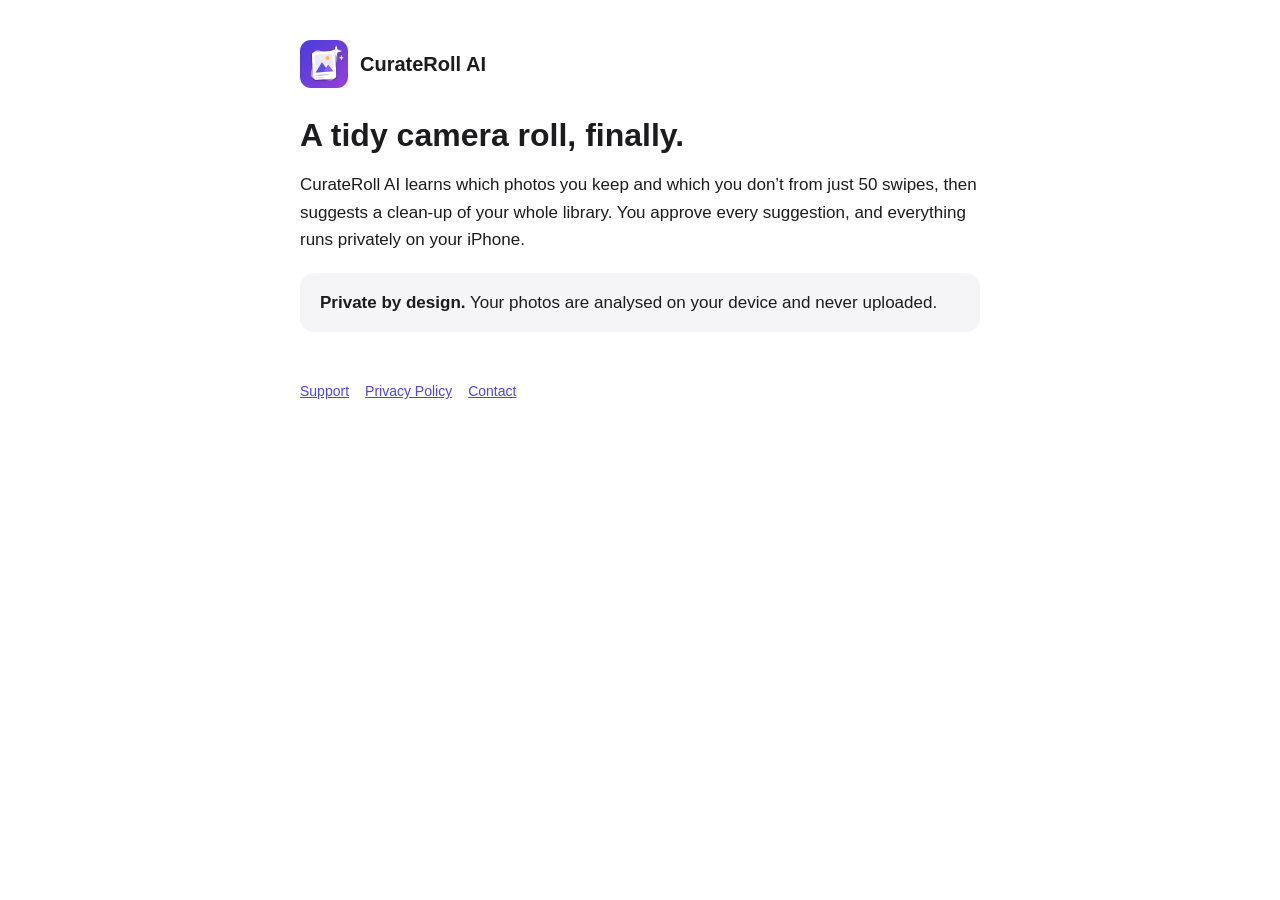
<file: index.html>
<!doctype html>
<html lang="en">
<head>
<meta charset="utf-8">
<meta name="viewport" content="width=device-width, initial-scale=1">
<title>CurateRoll AI</title>
<link rel="stylesheet" href="style.css">
</head>
<body>
<main>
<header><img src="icon.png" alt=""><a href="./">CurateRoll AI</a></header>
<h1>A tidy camera roll, finally.</h1>
<p>CurateRoll AI learns which photos you keep and which you don’t from just 50 swipes, then suggests a clean-up of your whole library. You approve every suggestion, and everything runs privately on your iPhone.</p>
<div class="card">
<strong>Private by design.</strong> Your photos are analysed on your device and never uploaded.
</div>
<footer><a href="support.html">Support</a><a href="privacy.html">Privacy Policy</a><a href="mailto:curaterollai@gmail.com">Contact</a></footer>
</main>
</body>
</html>
</file>
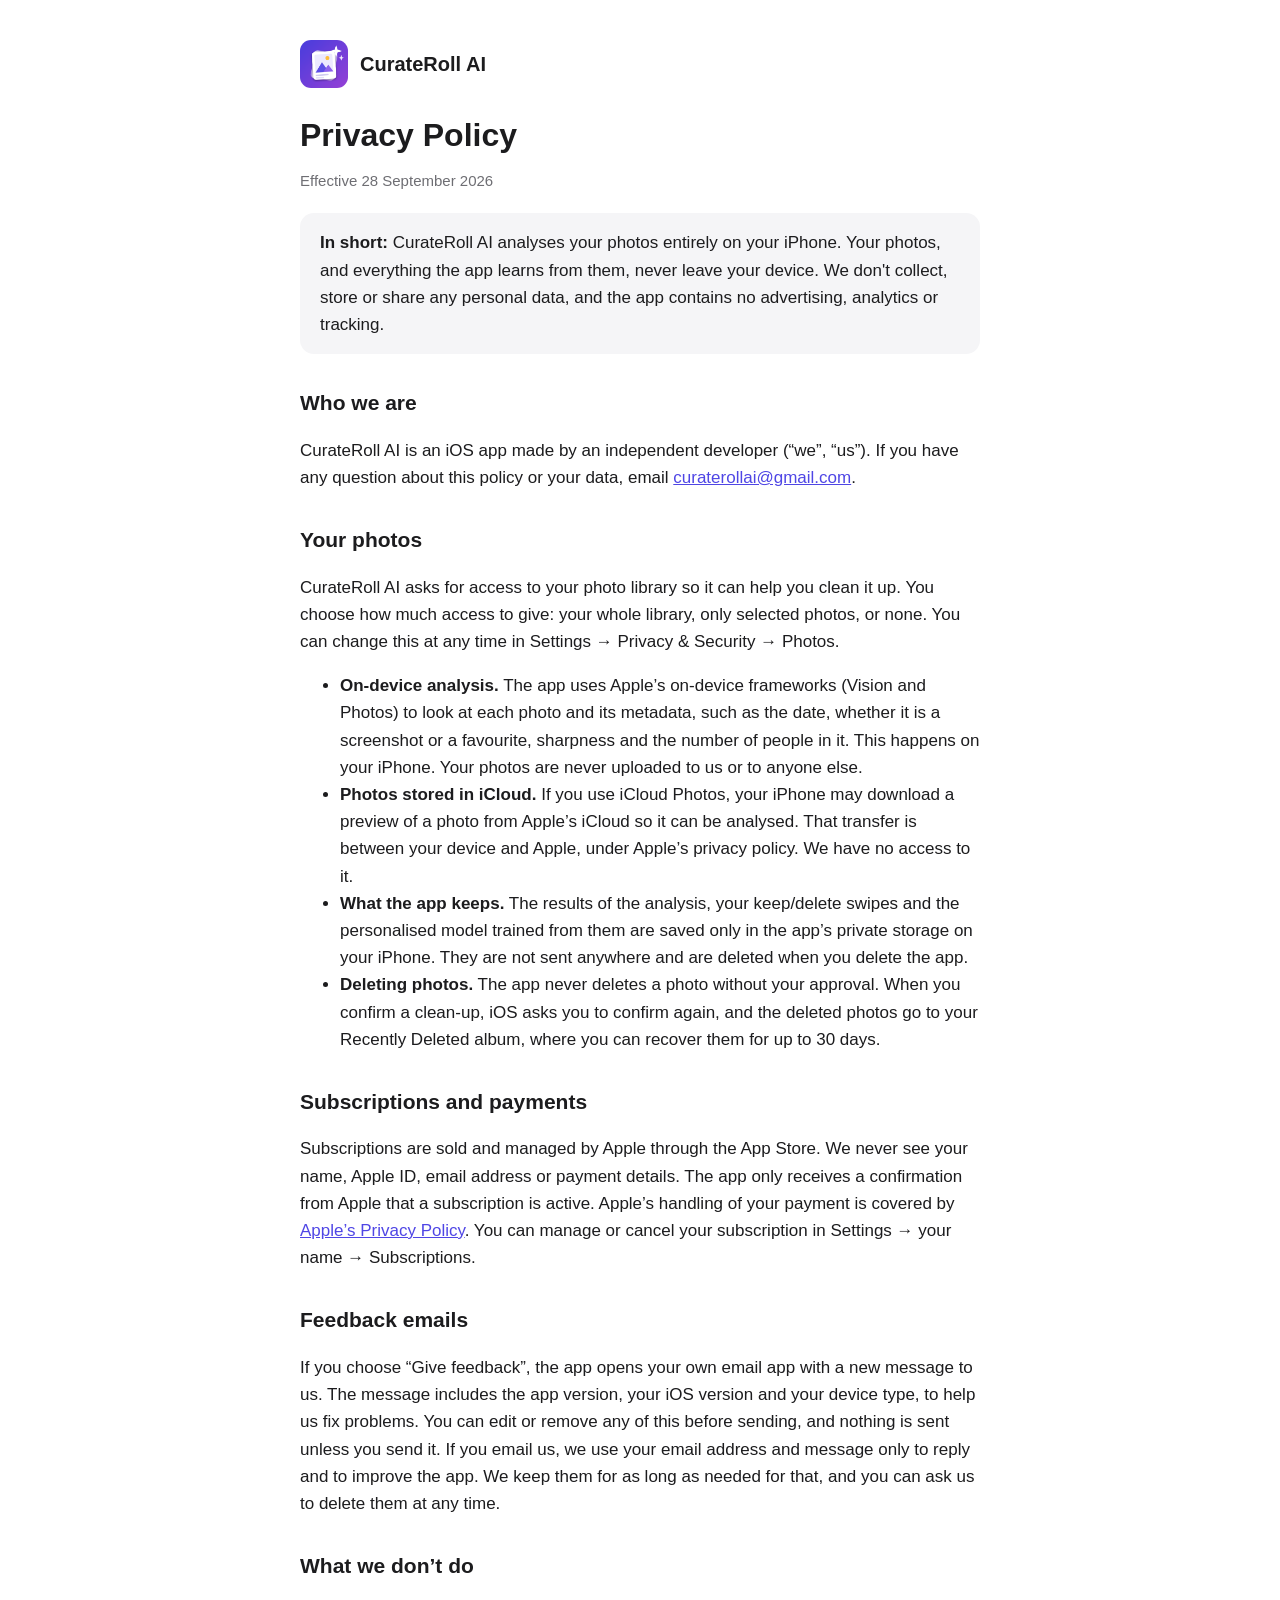
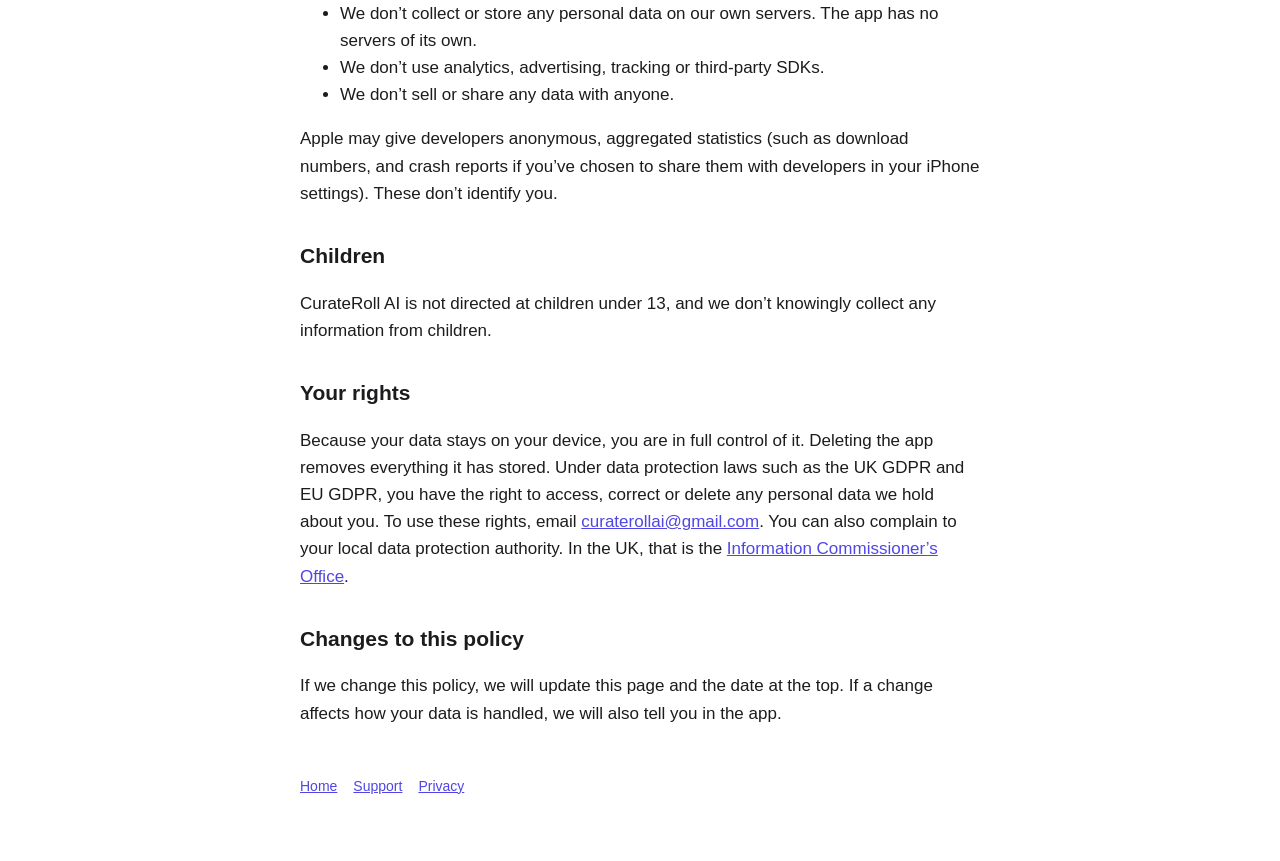
<file: privacy.html>
<!doctype html>
<html lang="en">
<head>
<meta charset="utf-8">
<meta name="viewport" content="width=device-width, initial-scale=1">
<title>Privacy Policy – CurateRoll AI</title>
<link rel="stylesheet" href="style.css">
</head>
<body>
<main>
<header><img src="icon.png" alt=""><a href="./">CurateRoll AI</a></header>

<h1>Privacy Policy</h1>
<p class="muted">Effective 28 September 2026</p>

<div class="card">
<strong>In short:</strong> CurateRoll AI analyses your photos entirely on your iPhone. Your photos, and everything the app learns from them, never leave your device. We don't collect, store or share any personal data, and the app contains no advertising, analytics or tracking.
</div>

<h2>Who we are</h2>
<p>CurateRoll AI is an iOS app made by an independent developer (“we”, “us”). If you have any question about this policy or your data, email <a href="mailto:curaterollai@gmail.com">curaterollai@gmail.com</a>.</p>

<h2>Your photos</h2>
<p>CurateRoll AI asks for access to your photo library so it can help you clean it up. You choose how much access to give: your whole library, only selected photos, or none. You can change this at any time in Settings → Privacy &amp; Security → Photos.</p>
<ul>
<li><strong>On-device analysis.</strong> The app uses Apple’s on-device frameworks (Vision and Photos) to look at each photo and its metadata, such as the date, whether it is a screenshot or a favourite, sharpness and the number of people in it. This happens on your iPhone. Your photos are never uploaded to us or to anyone else.</li>
<li><strong>Photos stored in iCloud.</strong> If you use iCloud Photos, your iPhone may download a preview of a photo from Apple’s iCloud so it can be analysed. That transfer is between your device and Apple, under Apple’s privacy policy. We have no access to it.</li>
<li><strong>What the app keeps.</strong> The results of the analysis, your keep/delete swipes and the personalised model trained from them are saved only in the app’s private storage on your iPhone. They are not sent anywhere and are deleted when you delete the app.</li>
<li><strong>Deleting photos.</strong> The app never deletes a photo without your approval. When you confirm a clean-up, iOS asks you to confirm again, and the deleted photos go to your Recently Deleted album, where you can recover them for up to 30 days.</li>
</ul>

<h2>Subscriptions and payments</h2>
<p>Subscriptions are sold and managed by Apple through the App Store. We never see your name, Apple ID, email address or payment details. The app only receives a confirmation from Apple that a subscription is active. Apple’s handling of your payment is covered by <a href="https://www.apple.com/legal/privacy/">Apple’s Privacy Policy</a>. You can manage or cancel your subscription in Settings → your name → Subscriptions.</p>

<h2>Feedback emails</h2>
<p>If you choose “Give feedback”, the app opens your own email app with a new message to us. The message includes the app version, your iOS version and your device type, to help us fix problems. You can edit or remove any of this before sending, and nothing is sent unless you send it. If you email us, we use your email address and message only to reply and to improve the app. We keep them for as long as needed for that, and you can ask us to delete them at any time.</p>

<h2>What we don’t do</h2>
<ul>
<li>We don’t collect or store any personal data on our own servers. The app has no servers of its own.</li>
<li>We don’t use analytics, advertising, tracking or third-party SDKs.</li>
<li>We don’t sell or share any data with anyone.</li>
</ul>
<p>Apple may give developers anonymous, aggregated statistics (such as download numbers, and crash reports if you’ve chosen to share them with developers in your iPhone settings). These don’t identify you.</p>

<h2>Children</h2>
<p>CurateRoll AI is not directed at children under 13, and we don’t knowingly collect any information from children.</p>

<h2>Your rights</h2>
<p>Because your data stays on your device, you are in full control of it. Deleting the app removes everything it has stored. Under data protection laws such as the UK GDPR and EU GDPR, you have the right to access, correct or delete any personal data we hold about you. To use these rights, email <a href="mailto:curaterollai@gmail.com">curaterollai@gmail.com</a>. You can also complain to your local data protection authority. In the UK, that is the <a href="https://ico.org.uk/">Information Commissioner’s Office</a>.</p>

<h2>Changes to this policy</h2>
<p>If we change this policy, we will update this page and the date at the top. If a change affects how your data is handled, we will also tell you in the app.</p>

<footer><a href="./">Home</a><a href="support.html">Support</a><a href="privacy.html">Privacy</a></footer>
</main>
</body>
</html>
</file>
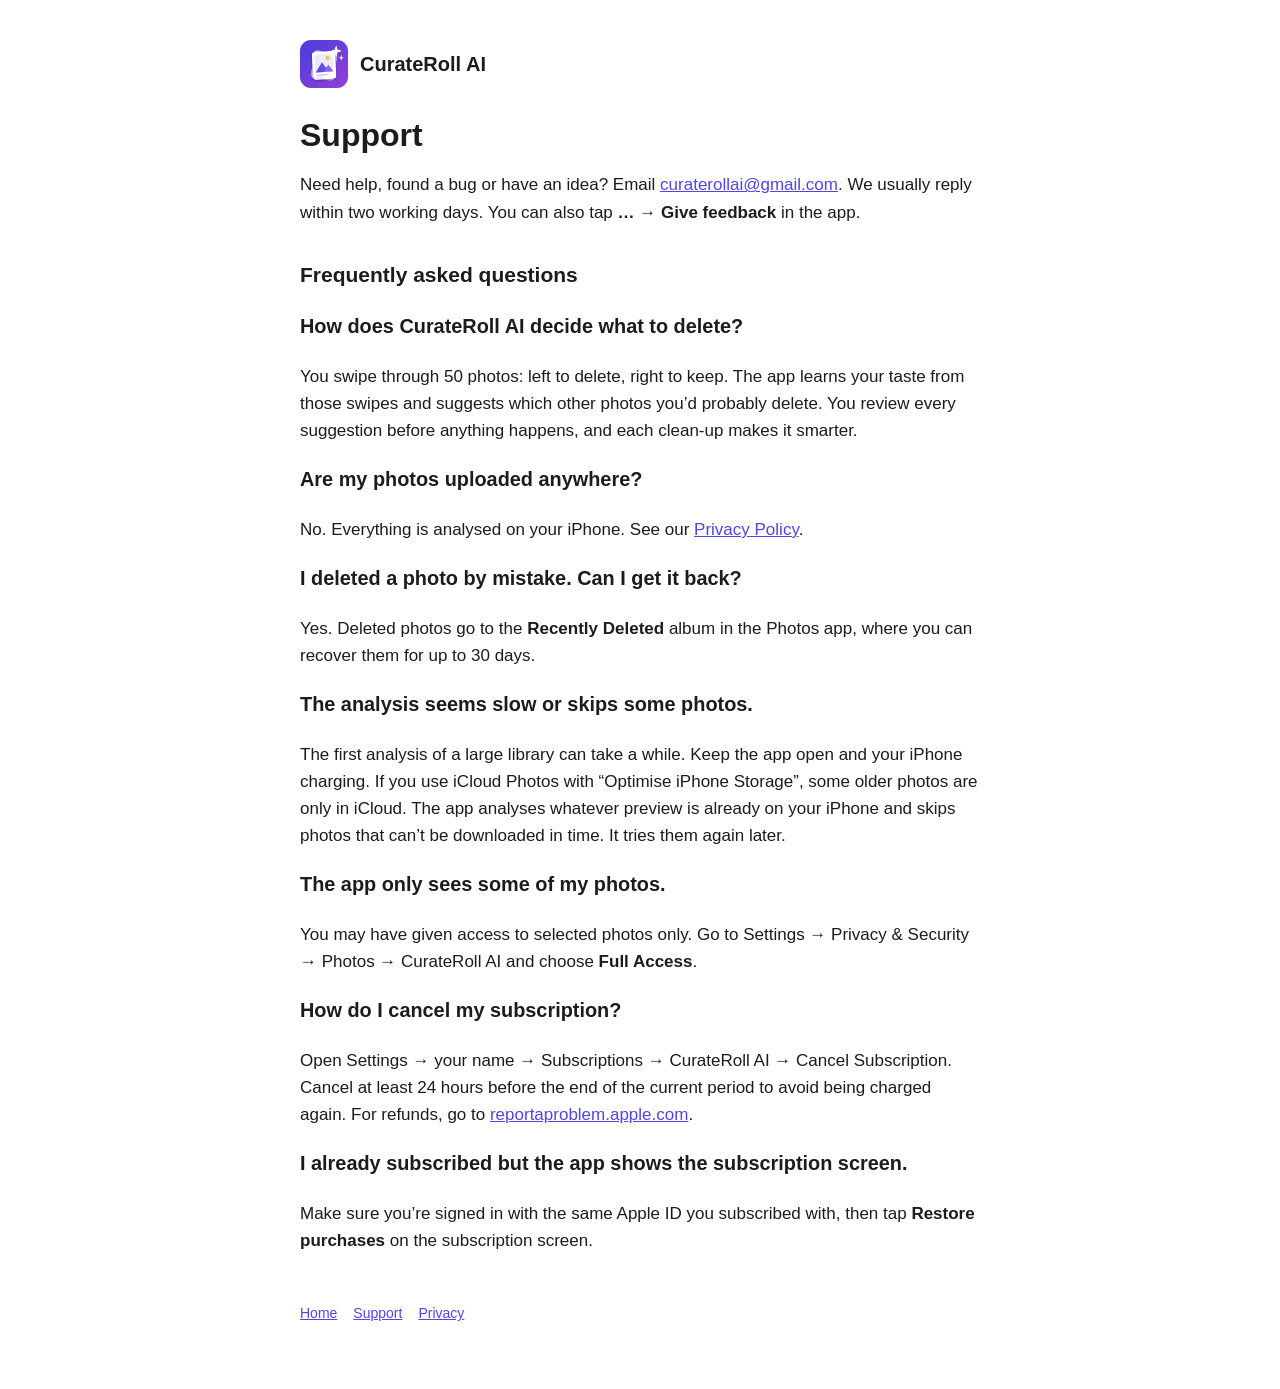
<file: support.html>
<!doctype html>
<html lang="en">
<head>
<meta charset="utf-8">
<meta name="viewport" content="width=device-width, initial-scale=1">
<title>Support – CurateRoll AI</title>
<link rel="stylesheet" href="style.css">
</head>
<body>
<main>
<header><img src="icon.png" alt=""><a href="./">CurateRoll AI</a></header>

<h1>Support</h1>
<p>Need help, found a bug or have an idea? Email <a href="mailto:curaterollai@gmail.com?subject=CurateRoll%20AI%20support">curaterollai@gmail.com</a>. We usually reply within two working days. You can also tap <strong>… → Give feedback</strong> in the app.</p>

<h2>Frequently asked questions</h2>

<h3>How does CurateRoll AI decide what to delete?</h3>
<p>You swipe through 50 photos: left to delete, right to keep. The app learns your taste from those swipes and suggests which other photos you’d probably delete. You review every suggestion before anything happens, and each clean-up makes it smarter.</p>

<h3>Are my photos uploaded anywhere?</h3>
<p>No. Everything is analysed on your iPhone. See our <a href="privacy.html">Privacy Policy</a>.</p>

<h3>I deleted a photo by mistake. Can I get it back?</h3>
<p>Yes. Deleted photos go to the <strong>Recently Deleted</strong> album in the Photos app, where you can recover them for up to 30 days.</p>

<h3>The analysis seems slow or skips some photos.</h3>
<p>The first analysis of a large library can take a while. Keep the app open and your iPhone charging. If you use iCloud Photos with “Optimise iPhone Storage”, some older photos are only in iCloud. The app analyses whatever preview is already on your iPhone and skips photos that can’t be downloaded in time. It tries them again later.</p>

<h3>The app only sees some of my photos.</h3>
<p>You may have given access to selected photos only. Go to Settings → Privacy &amp; Security → Photos → CurateRoll AI and choose <strong>Full Access</strong>.</p>

<h3>How do I cancel my subscription?</h3>
<p>Open Settings → your name → Subscriptions → CurateRoll AI → Cancel Subscription. Cancel at least 24 hours before the end of the current period to avoid being charged again. For refunds, go to <a href="https://reportaproblem.apple.com">reportaproblem.apple.com</a>.</p>

<h3>I already subscribed but the app shows the subscription screen.</h3>
<p>Make sure you’re signed in with the same Apple ID you subscribed with, then tap <strong>Restore purchases</strong> on the subscription screen.</p>

<footer><a href="./">Home</a><a href="support.html">Support</a><a href="privacy.html">Privacy</a></footer>
</main>
</body>
</html>
</file>
<file: style.css>
:root { --bg:#ffffff; --text:#1c1c1e; --muted:#6e6e73; --accent:#4f46e5; --card:#f5f5f7; }
@media (prefers-color-scheme: dark) { :root { --bg:#000000; --text:#f5f5f7; --muted:#a1a1a6; --accent:#818cf8; --card:#1c1c1e; } }
* { box-sizing: border-box; }
body { margin:0; background:var(--bg); color:var(--text); font:17px/1.6 -apple-system, BlinkMacSystemFont, "Segoe UI", Roboto, sans-serif; }
main { max-width:720px; margin:0 auto; padding:40px 20px 64px; }
header { display:flex; align-items:center; gap:12px; margin-bottom:28px; }
header img { width:48px; height:48px; border-radius:11px; }
header a { color:var(--text); text-decoration:none; font-weight:700; font-size:20px; }
h1 { font-size:32px; line-height:1.2; margin:0 0 6px; }
h2 { font-size:21px; margin:32px 0 8px; }
p, li { color:var(--text); }
.muted { color:var(--muted); font-size:15px; }
a { color:var(--accent); }
.card { background:var(--card); border-radius:14px; padding:16px 20px; margin:20px 0; }
footer { margin-top:48px; font-size:14px; color:var(--muted); }
footer a { margin-right:16px; }
</file>
